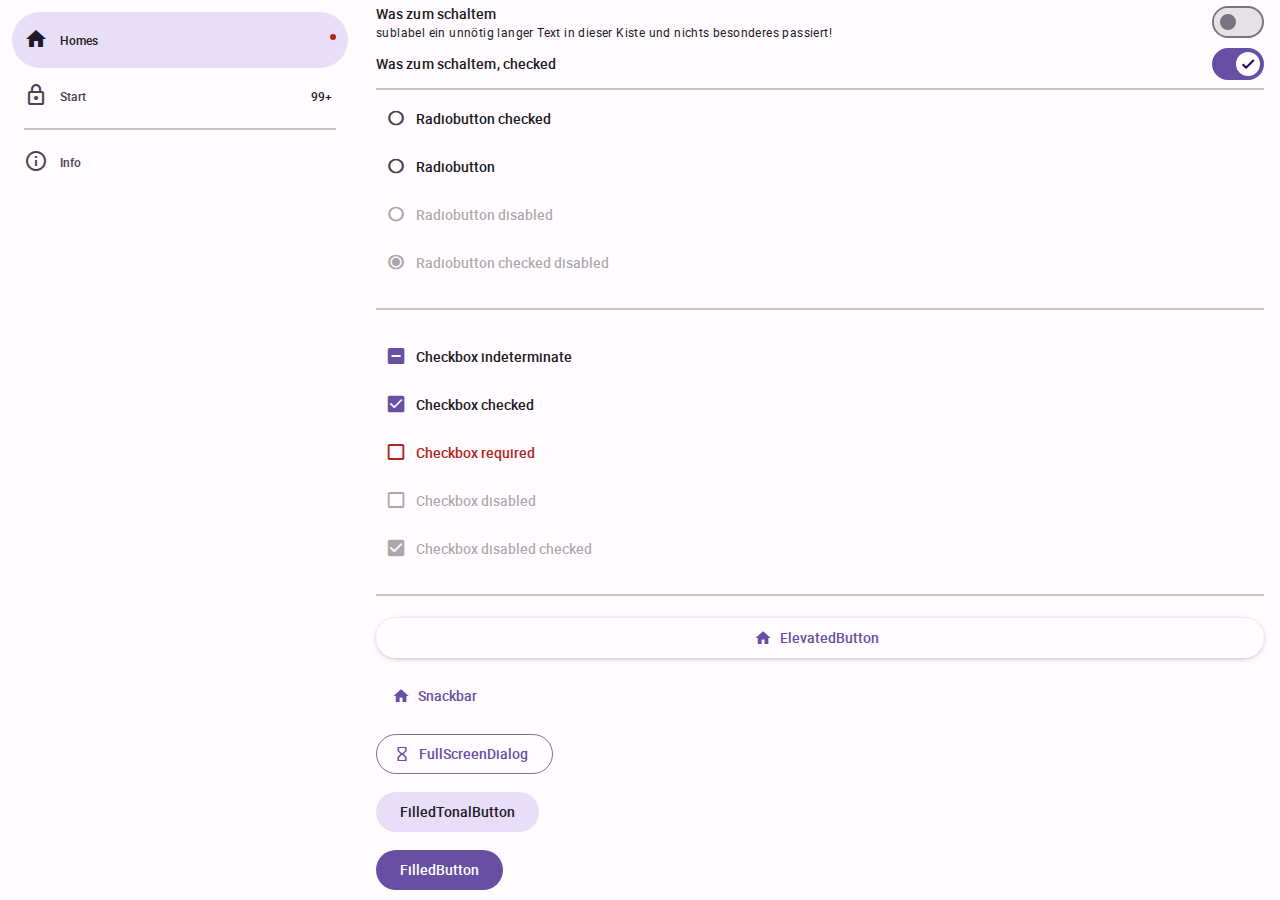
<file: index.html>
<!DOCTYPE html>
<html lang="de">

<head>
    <title>rohstoff</title>
    <meta charset="utf-8">
    <meta name="viewport" content="width=device-width, initial-scale=1">

    <link rel="stylesheet" href="/rohstoff/typescale.css" as="style" type="text/css">

    <link rel="preload" href="/fonts/materialiconsoutlined-regular-webfont.woff2" as="font" type="font/woff2"
        crossorigin>
    <link rel="preload" href="/fonts/materialicons-regular-webfont.woff2" as="font" type="font/woff2" crossorigin>
    <link rel="preload" href="/fonts/roboto-medium-webfont.woff2" as="font" type="font/woff2" crossorigin>
    <link rel="preload" href="/fonts/roboto-regular-webfont.woff2" as="font" type="font/woff2" crossorigin>

    <style>
        @font-face {
            font-family: "Icons";
            font-style: normal;
            font-weight: 400;
            src: url("/fonts/materialicons-regular-webfont.woff2") format('woff2');
            font-display: swap;
        }

        @font-face {
            font-family: "Icons-Outlined";
            font-style: normal;
            font-weight: 400;
            src: url("/fonts/materialiconsoutlined-regular-webfont.woff2") format('woff2');
            font-display: swap;
        }

@font-face {
    font-family: "Regular";
    font-style: normal;
    font-weight: 400;
    src: url("/fonts/roboto-regular-webfont.woff2") format('woff2');
    font-display: swap;
}

@font-face {
    font-family: "Medium";
    font-style: normal;
    font-weight: 500;
    src: url("/fonts/roboto-medium-webfont.woff2") format('woff2');
    font-display: swap;
}

/*  */

        :root {
            --typeface-brand: Roboto;
            --typeface-plain: Roboto;


            --typescale-label-large: 500 14rem/20rem var(--typeface-plain);
            --typescale-label-large: 500 12rem/16rem var(--typeface-plain);
            --typescale-label-large: 500 11rem/16rem var(--typeface-plain);

            --typescale-body-large: 400 16rem/24rem var(--typeface-plain);
            --typescale-body-medium: 400 14rem/20rem var(--typeface-plain);
            --typescale-body-small: 400 12rem/16rem var(--typeface-plain);
        }
        #testid {
            background-color: #fff;
        }
    </style>

    <script>
        // example:
        var mediaQueryExpanded = "(min-width: 1240px)"
        var breakpoints = {
            compact: 550,
            expanded: 1300
        }
        var i18n = {
            close: 'schliessen'
        }
    </script>
    <script type="module">
        import { App, Element } from '/rohstoff/application.mjs'
        import { BasicDialog } from '/rohstoff/containment/BasicDialog.mjs'
        import { FullScreenDialog } from '/rohstoff/containment/FullScreenDialog.mjs'

        import { Divider } from '/rohstoff/divider.mjs'
        import { LinearProgressIndicator } from '/rohstoff/communication/LinearProgressIndicator.mjs'
        import { Snackbar } from '/rohstoff/communication/Snackbar.mjs'
        import { Row } from '/rohstoff/layouts/row.mjs'
        import { Column } from '/rohstoff/layouts/column.mjs'
        import { NavigationBar, NavigationItem, NavigationDivider } from '/rohstoff/navigation/navigationbar.mjs'
        import {
            TextButton,
            OutlinedButton,
            FilledTonalButton,
            FilledButton,
            ElevatedButton
        } from '/rohstoff/actions/CommonButtons.mjs';
        import {
            SegmentedButton,
            ButtonSegment
        } from '/rohstoff/actions/SegmentedButtons.mjs';
        import {
            OutlinedIconButton,
            ToggleOutlinedIconButton,
            FilledTonalIconButton,
            ToggleFilledTonalIconButton,
            FilledIconButton,
            ToggleFilledIconButton,
            IconButton,
            ToggleIconButton
        } from '/rohstoff/actions/IconButtons.mjs';
        import { Checkbox } from '/rohstoff/selection/Checkbox.mjs';
        import { Radiobutton } from '/rohstoff/selection/Radiobutton.mjs';
        import { Switch } from '/rohstoff/selection/Switch.mjs';

        const fsd = new FullScreenDialog({
            title: "Headline",
            child: new Column({
                gap: 8,
                children: [
                    new Switch({
                        iconChecked: "\ue876",
                        label: "Was zum schaltem",
                        sublabel: "sublabel ein unnötig langer Text in dieser Kiste und nichts besonderes passiert!",
                    }),
                    new FilledButton({
                        label: "test"
                    }),
                    new FilledButton({
                        label: "test"
                    }),
                    new FilledButton({
                        label: "test"
                    }),
                    new FilledButton({
                        label: "test"
                    }),
                    new FilledButton({
                        label: "test"
                    }),
                    new FilledButton({
                        label: "test"
                    }),
                    new FilledButton({
                        label: "test"
                    }),
                    new FilledButton({
                        label: "test"
                    }),
                    new FilledButton({
                        label: "test"
                    }),
                    new FilledButton({
                        label: "test"
                    }),
                    new FilledButton({
                        label: "test"
                    }),
                ]
            }),
            id: "testid"
        })

        const sbar = new Snackbar({
            text: "Ich bin die Snackbar. Ich bin die Snackbar. Ich bin die Snackbar.",
            action: "los gehts"
        })

        const xxx =
            new NavigationItem({
                label: "Home",
                icon: "\ue88a",
                checked: true
            });

        const pb = new LinearProgressIndicator({ value: .6 })
        const d = new BasicDialog({
            title: "Titel",
            icon: "\ue88a",//String.fromCodePoint("0xe144"),
            buttonConfirm: new TextButton({ label: 'new', onclick: (e) => { d.hide() } }),
            buttonDismiss: new TextButton({ label: 'cancel', onclick: (e) => { pb.visible = false }, disabled: false }),
            onbeforeshow: (e) => { pb.visible = true; pb.value = .1; console.log(e) },
            child: new Divider()//pb
        })

        const b = new ElevatedButton({
            label: "ElevatedButton",
            responsive: true,
            icon: "\ue88a",
            onclick: (e) => {
                d.show()
            }
        })

        const cbindeterminate =
            new Checkbox({
                label: 'Checkbox indeterminate',
                indeterminate: true,
                onclick: function (e) {
                    console.log(this.checked)
                }
            })



        const app = new App({
            child: new Column({
                paddingLeft: 16,
                paddingRight: 16,
                gap: 18,
                align: { /* verticaly: 'center',  horizontaly: 'center' */ },
                children: [
                    new Column({
                        children: [
                            new Switch({
                                iconChecked: "\ue876",
                                label: "Was zum schaltem",
                                sublabel: "sublabel ein unnötig langer Text in dieser Kiste und nichts besonderes passiert!",
                            }),
                            new Switch({
                                iconChecked: "\ue876",
                                label: "Was zum schaltem, checked",
                                checked: true,
                                //sublabel: "sublabel ein unnötig langer Text in dieser Kiste und nichts besonderes passiert!",
                                onclick: function (e) {
                                    this.sublabel = this.node.firstElementChild.checked
                                }
                            }),
                            new Divider(),
                            new Radiobutton({
                                label: 'Radiobutton checked',
                                group: 'a',
                                checked: true
                            }),
                            new Radiobutton({
                                label: 'Radiobutton',
                                group: 'a'
                            }),
                            new Radiobutton({
                                label: 'Radiobutton disabled',
                                disabled: true,
                                group: 'a'
                            }),
                            new Radiobutton({
                                label: 'Radiobutton checked disabled',
                                disabled: true,
                                group: 'a',
                                checked: true
                            })
                        ]
                    }),
                    new Divider(),
                    new Column({
                        children: [
                            cbindeterminate,
                            new Checkbox({
                                label: 'Checkbox checked',
                                checked: true
                            }),
                            new Checkbox({
                                label: 'Checkbox required',
                                required: true,
                                onclick: function (e) {
                                    console.log(this.valueMissing)
                                }
                            }),
                            new Checkbox({
                                label: 'Checkbox disabled',
                                disabled: true,
                            }),
                            new Checkbox({
                                label: 'Checkbox disabled checked',
                                disabled: true,
                                checked: true
                            })
                        ]
                    }),
                    new Divider(),
                    b,
                    new TextButton({
                        icon: "\ue88a",
                        label: "Snackbar",
                        onclick: (e) => {
                            sbar.show(8000)
                        }
                    }),
                    new OutlinedButton({
                        icon: "\ue88b",
                        label: "FullScreenDialog",
                        onclick: (e) => {
                            fsd.show()
                        }
                    }),
                    new FilledTonalButton({
                        label: "FilledTonalButton"
                    }),
                    new FilledButton({
                        label: "FilledButton",
                        onclick: (e) => {
                            document.body.requestFullscreen()
                        }
                    }),
                    new Divider(),
                    new SegmentedButton({
                        multiSelection: false,
                        iconsOnly: false,
                        segments: [
                            new ButtonSegment({
                                icon: "\ue88a",
                                label: '€',
                                id: 's1'
                            }),
                            new ButtonSegment({
                                onclick: (e) => { console.log(e.target) },
                                icon: "\ue88b",
                                label: 'bbbbbb',
                                id: 's2'
                            }),
                            new ButtonSegment({
                                icon: "\ue88d",
                                label: 'cc',
                                disabled: true,
                                id: 's3'
                            })
                        ],
                        description: 'a filter',
                    }),
                    new SegmentedButton({
                        multiSelection: true,
                        iconsOnly: false,
                        segments: [
                            new ButtonSegment({
                                /* icon: "\ue88a", */
                                label: '€',
                                id: 's11'
                            }),
                            new ButtonSegment({
                                onclick: (e) => { console.log(this) },
                                /* icon: "\ue88b", */
                                label: '€€@@@',
                                id: 's21'
                            }),
                            new ButtonSegment({
                                /* icon: "\ue88d", */
                                label: '€€€',
                                disabled: false,
                                id: 's31'
                            })
                        ],
                        description: 'a filter',
                    }),
                    new SegmentedButton({
                        multiSelection: true,
                        iconsOnly: true,
                        segments: [
                            new ButtonSegment({
                                icon: "\ue88a",
                                label: '€',
                                id: 's12'
                            }),
                            new ButtonSegment({
                                onclick: (e) => { console.log(this) },
                                icon: "\ue88b",
                                label: '€€€€',
                                id: 's22'
                            }),
                            new ButtonSegment({
                                icon: "\ue88d",
                                label: '€€€',
                                disabled: true,
                                id: 's32'
                            })
                        ],
                        description: 'a filter',
                    }),
                    new Divider(),
                    new Row({
                        gap: 8,
                        children: [
                            new IconButton({
                                label: "IconButton",
                                icon: "\ue88d",
                                disabled: false
                            }),
                            new IconButton({
                                label: "IconButton",
                                icon: "\ue88d",
                                disabled: true
                            }),
                            new ToggleIconButton({
                                label: "ToggleIconButton",
                                icon: "\ue88d",
                                disabled: false
                            }),
                            new ToggleIconButton({
                                label: "ToggleIconButton",
                                icon: "\ue88d",
                                disabled: true
                            }),
                            new ToggleIconButton({
                                label: "ToggleIconButton",
                                icon: "\ue88d",
                                disabled: true,
                                checked: true
                            })
                        ]
                    }),
                    new Row({
                        gap: 8,
                        children: [
                            new OutlinedIconButton({
                                label: "OutlinedIconButton",
                                icon: "\ue88d",
                                disabled: false
                            }),
                            new OutlinedIconButton({
                                label: "OutlinedIconButton",
                                icon: "\ue88d",
                                disabled: true
                            }),
                            new ToggleOutlinedIconButton({
                                label: "ToggleOutlinedIconButton",
                                icon: "\ue88d",
                                disabled: false
                            }),
                            new ToggleOutlinedIconButton({
                                label: "ToggleOutlinedIconButton",
                                icon: "\ue88d",
                                disabled: true
                            }),
                            new ToggleOutlinedIconButton({
                                label: "ToggleOutlinedIconButton",
                                icon: "\ue88d",
                                disabled: true,
                                checked: true
                            }),
                        ]
                    }),
                    new Row({
                        gap: 8,
                        children: [
                            new FilledTonalIconButton({
                                label: "FilledTonalIconButton",
                                icon: "\ue88d"
                            }),
                            new FilledTonalIconButton({
                                label: "FilledTonalIconButton",
                                icon: "\ue88d",
                                disabled: true
                            }),
                            new ToggleFilledTonalIconButton({
                                label: "ToggleFilledTonalIconButton",
                                icon: "\ue88d"
                            }),
                            new ToggleFilledTonalIconButton({
                                label: "ToggleFilledTonalIconButton",
                                icon: "\ue88d",
                                disabled: true
                            }),
                            new ToggleFilledTonalIconButton({
                                label: "ToggleFilledTonalIconButton",
                                icon: "\ue88d",
                                disabled: true,
                                checked: true
                            }),
                        ]
                    }),
                    new Row({
                        gap: 8,
                        children: [
                            new FilledIconButton({
                                label: "FilledIconButton",
                                icon: "\ue88d"
                            }),
                            new FilledIconButton({
                                label: "FilledIconButton",
                                icon: "\ue88d",
                                disabled: true,
                            }),
                            new ToggleFilledIconButton({
                                label: "ToggleFilledIconButton",
                                icon: "\ue88d",
                            }),
                            new ToggleFilledIconButton({
                                label: "ToggleFilledIconButton",
                                icon: "\ue88d",
                                disabled: true,
                            }),
                            new ToggleFilledIconButton({
                                label: "ToggleFilledIconButton",
                                icon: "\ue88d",
                                disabled: true,
                                checked: true
                            }),
                        ]
                    }),
                ]
            })
        })

        const navitem1 =
            new NavigationItem({
                label: "Homes",
                icon: "\ue88a",
                checked: true,
                badge: true,
                //onclick: (e)=>{navitem1.badge=false;navbar.withMenu=false}
            })

        const navbar = new NavigationBar({
            onclick: (e) => true,
            withMenu: true,
            items: [
                navitem1,
                new NavigationItem({
                    label: "Start",
                    icon: "\ue88d",
                    badge: '99+'
                }),
                new NavigationDivider(),
                new NavigationItem({
                    label: "Info",
                    icon: "\ue88e"
                }),
            ]
        });
    </script>
</head>

</html>
</file>
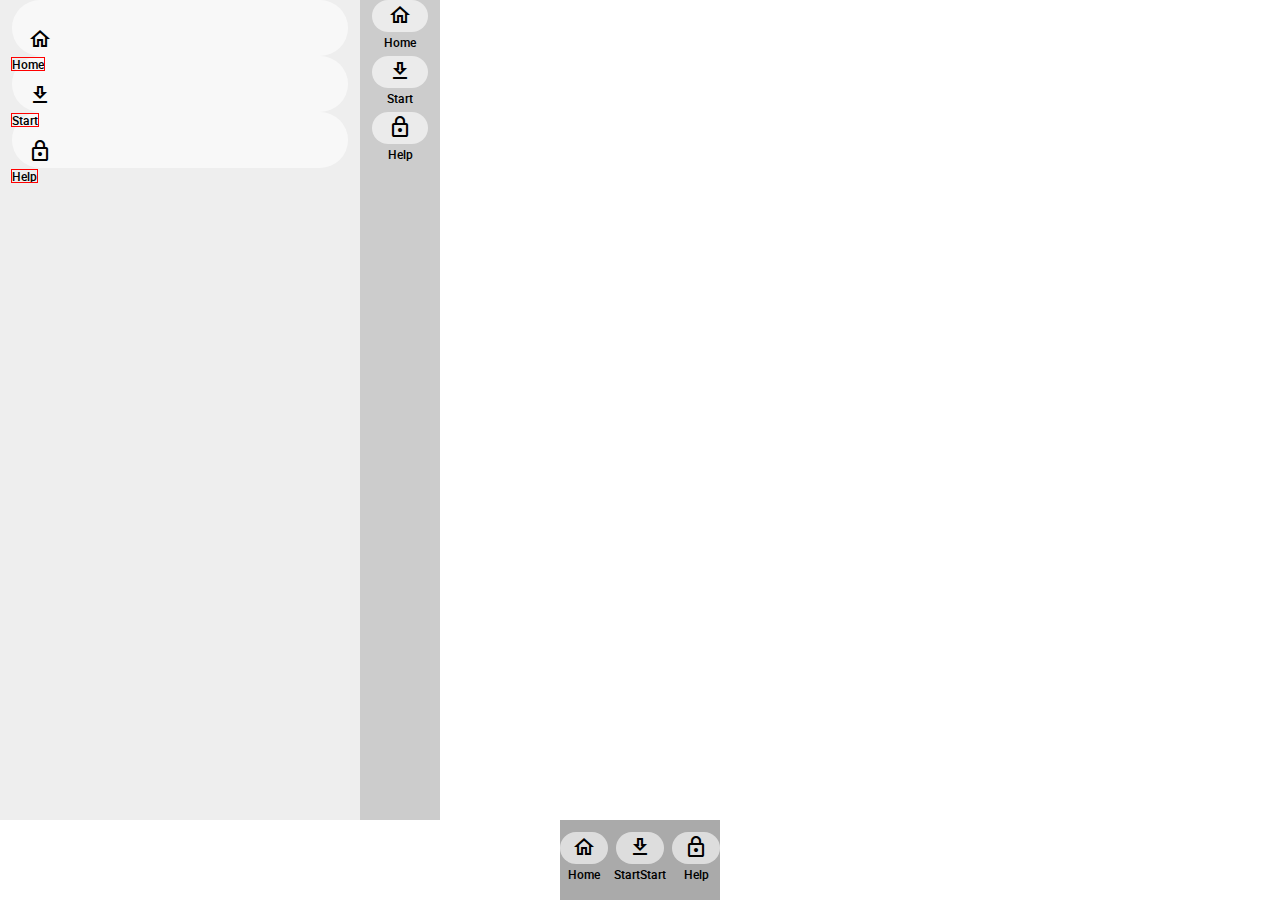
<file: test (Kopie).html>
<!DOCTYPE html>
<html lang="de">

<head>
    <title>rohstoff</title>
    <meta charset="utf-8">
    <meta name="viewport" content="width=device-width, initial-scale=1">
    <style>
        @font-face {
            font-family: "Icons";
            font-style: normal;
            font-weight: 400;
            src: url("/fonts/materialicons-regular-webfont.woff2") format('woff2');
            font-display: swap;
        }

        @font-face {
            font-family: "Icons-Outlined";
            font-style: normal;
            font-weight: 400;
            src: url("/fonts/materialiconsoutlined-regular-webfont.woff2") format('woff2');
            font-display: swap;
        }

        @font-face {
            font-family: "Regular";
            font-style: normal;
            font-weight: 400;
            src: local('sans-serif'), url("/fonts/roboto-regular-webfont.woff2") format('woff2');
            font-display: swap;
        }

        @font-face {
            font-family: "Medium";
            font-style: normal;
            font-weight: 400;
            src: local('sans-serif'), url("/fonts/roboto-medium-webfont.woff2") format('woff2');
            font-display: swap;
        }
    </style>
    <style>
        *,
        *::before,
        *::after {
            margin: 0;
            box-sizing: border-box;
            user-select: none;
        }

        body,
        html {
            width: 100vw;
            height: 100%;
            display: flex;
            flex-direction: column;
        }

        main {
            display: flex;
            flex: 1;
        }

        nav#a {
            width: 360px;
            height: 100%;
            background-color: #eee;
            padding: 0 12px;
        }

        nav#b {
            width: 80px;
            height: 100%;
            gap: 12px;
            background-color: #ccc;
            padding: 0 12px;
        }

        nav#c {
            margin: auto;
            height: 80px;
            background-color: #aaa;
            display: grid;
            grid-auto-flow: column;
            grid-auto-columns: 1fr;
            gap: 8px;
            max-width: fit-content;
            padding: 12px 0 16px 0;
        }

        label.navigation {
            position: relative;
            display: flex;
            flex-direction: column;
            align-items: center;
        }

        label.navigation input {
            appearance: none;
            width: 0%;
        }

        label.navigation input::before {
            content: "";
            display: block;
            position: absolute;
            /* margin: 6px auto 4px auto; */
            left: 0;
            width: 100%;
            height: 32px;
            background-color: #ffffff99;
            border-radius: 16px;
        }

        label.navigation input::after {
            content: attr(data-icon);
            display: block;
            position: absolute;
            top: 0;
            left: calc(50% - 12px);
            font-family: Icons-Outlined;
            font-weight: 500;
            font-size: 24px;
            line-height: 1.3;
        }

        label.navigation span {
            position: absolute;
            top: 36px;
            font-family: Medium;
            font-weight: 500;
            font-size: 12px;
            line-height: 1;
        }

        /* DRAWER */
        nav#a label.navigation {
            flex-direction: row;
            height: 56px;
        }

        nav#a label.navigation input::before {
            position: absolute;
            top: 0;
            height: 56px;
            border-radius: 28px;
            margin: 0;
            width: 100%;
        }

        nav#a label.navigation input::after {
            display: inline-block;
            position: relative;
            top: 12px;
            left: 16px;
        }

        nav#a label.navigation span {
            display: inline-block;
            position: relative;
            z-index: 100;
            outline: 1px solid red;;
        }

        /* RAIL */
        nav#b label.navigation {
            height: 56px;
        }

        nav#b label.navigation input::after {
            top: 0px;
        }

        /* BAR */
        nav#c label.navigation {
            min-width: 48px;
        }

        nav#c label.navigation input::before {
            margin: 0 0 4px 0;
        }
    </style>
</head>

<body>
    <main>
        <nav id="a">
            <label class="navigation">
                <input type="radio" name="navigation" data-icon="&#xe88a;" value="1" checked>
                <span>Home</span>
            </label>
            <label class="navigation">
                <input type="radio" name="navigation" data-icon="&#xe884;" value="2">
                <span>Start</span>
            </label>
            <label class="navigation">
                <input type="radio" name="navigation" data-icon="&#xe88d;" value="3">
                <span>Help</span>
            </label>
        </nav>
        <nav id="b">
            <label class="navigation">
                <input type="radio" name="navigation" data-icon="&#xe88a;" value="1" checked>
                <span>Home</span>
            </label>
            <label class="navigation">
                <input type="radio" name="navigation" data-icon="&#xe884;" value="2">
                <span>Start</span>
            </label>
            <label class="navigation">
                <input type="radio" name="navigation" data-icon="&#xe88d;" value="3">
                <span>Help</span>
            </label>
        </nav>
    </main>
    <nav id="c">
        <label class="navigation">
            <input type="radio" name="navigation" data-icon="&#xe88a;" value="1" checked>
            <span>Home</span>
        </label>
        <label class="navigation">
            <input type="radio" name="navigation" data-icon="&#xe884;" value="2">
            <span>StartStart</span>
        </label>
        <label class="navigation">
            <input type="radio" name="navigation" data-icon="&#xe88d;" value="3">
            <span>Help</span>
        </label>
    </nav>
</body>
</file>
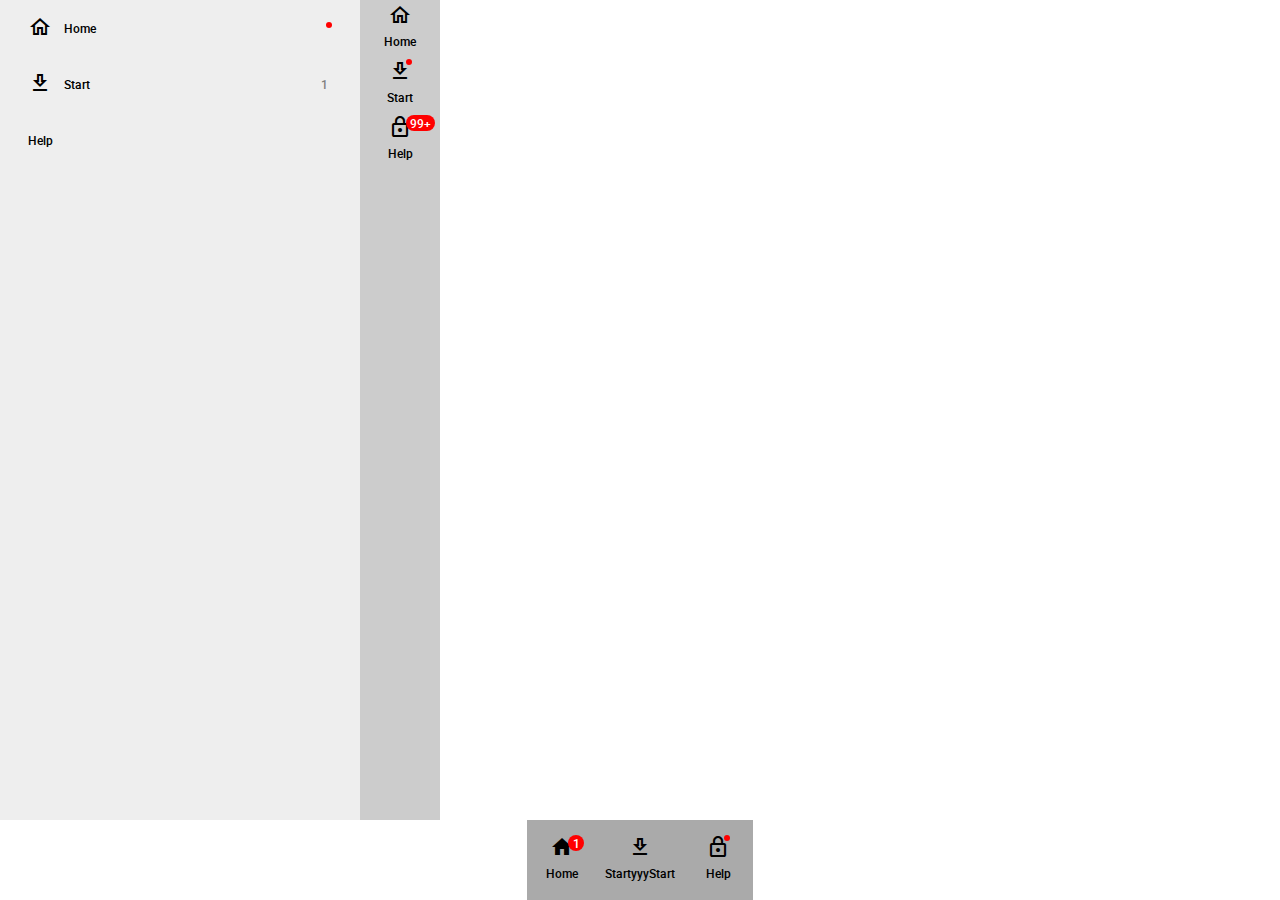
<file: test.html>
<!DOCTYPE html>
<html lang="de">

<head>
    <title>rohstoff</title>
    <meta charset="utf-8">
    <meta name="viewport" content="width=device-width, initial-scale=1">
    <style>
        @font-face {
            font-family: "Icons";
            font-style: normal;
            font-weight: 400;
            src: url("/fonts/materialicons-regular-webfont.woff2") format('woff2');
            font-display: swap;
        }

        @font-face {
            font-family: "Icons-Outlined";
            font-style: normal;
            font-weight: 400;
            src: url("/fonts/materialiconsoutlined-regular-webfont.woff2") format('woff2');
            font-display: swap;
        }

        @font-face {
            font-family: "Regular";
            font-style: normal;
            font-weight: 400;
            src: local('sans-serif'), url("/fonts/roboto-regular-webfont.woff2") format('woff2');
            font-display: swap;
        }

        @font-face {
            font-family: "Medium";
            font-style: normal;
            font-weight: 400;
            src: local('sans-serif'), url("/fonts/roboto-medium-webfont.woff2") format('woff2');
            font-display: swap;
        }
    </style>
    <style>
        *,
        *::before,
        *::after {
            margin: 0;
            box-sizing: border-box;
            user-select: none;
        }

        body,
        html {
            width: 100vw;
            height: 100%;
            display: flex;
            flex-direction: column;
        }

        main {
            display: flex;
            flex: 1;
        }

        nav#a {
            width: 360px;
            height: 100%;
            background-color: #eee;
            padding: 0 12px;

            display: grid;
            grid-auto-flow: row;
            grid-auto-rows: 56px;
        }

        nav#b {
            width: 80px;
            height: 100%;
            background-color: #ccc;
            padding: 0 12px;
            display: grid;
            grid-auto-flow: row;
            grid-auto-rows: 56px;
        }

        nav#c {
            margin: auto;
            height: 80px;
            background-color: #aaa;
            display: grid;
            grid-auto-flow: column;
            grid-auto-columns: 1fr;
            gap: 8px;
            max-width: fit-content;
            padding: 12px 0 16px 0;
        }

        label.navigation {
            position: relative;
            display: flex;
            align-items: center;
            font-family: Medium;
            font-weight: 500;
            font-size: 12px;
            line-height: 1;
        }

        nav#a label.navigation {
            padding: 0 16px;
        }

        nav#c label.navigation {
            min-width: 64px;
        }

        label.navigation span {
            pointer-events: none;
            position: relative;
            flex: 1;
        }

        label.navigation span[data-badge]::after {
            content: "";
            position: absolute;
            width: 6px;
            height: 6px;
            border-radius: 3px;
            background-color: red;
        }

        nav#a label.navigation span[data-badge]::after {
            right: 0;
            top: 0;
        }

        nav#b label.navigation span[data-badge]::after,
        nav#c label.navigation span[data-badge]::after {
            left: calc(50% + 6px);
            top: -32px;
        }

        label.navigation span[data-badge-large]::after {
            content: attr(data-badge-large);
            position: absolute;
            display: flex;
            justify-content: center;
            align-items: center;
            min-width: 16px;
            height: 16px;
            border-radius: 8px;
            color: white;
            background-color: red;
            padding: 0 4px;
        }

        nav#a label.navigation span[data-badge-large]::after {
            color: gray;
            background-color: transparent;
            right: 0;
            top: -2px;
        }

        nav#b label.navigation span[data-badge-large]::after,
        nav#c label.navigation span[data-badge-large]::after {
            left: calc(50% + 6px);
            top: -32px;
        }

        nav#b label.navigation span,
        nav#c label.navigation span {
            margin-top: 4px;
        }

        label.navigation input {
            appearance: none;
        }

        label.navigation input::before {
            content: "";
            border-radius: 16px;
            position: absolute;
            top: 0;
            left: 0;
        }

        nav#c label.navigation input::before {
            left: calc(50% - 32px);
        }

        label.navigation input:hover::before {
            background-color: yellow;
        }

        nav#a label.navigation input::before {
            width: 336px;
            max-width: 100%;
            height: 56px;
            border-radius: 28px;
        }

        nav#b label.navigation input::before {
            width: 56px;
            height: 32px;
        }

        nav#c label.navigation input::before {
            width: 64px;
            height: 32px;
        }

        label.navigation input::after {
            content: attr(data-icon);
            font-family: Icons-Outlined;
            font-weight: 500;
            font-size: 24px;
            line-height: 1.3;
            position: relative;
        }

        nav#a label.navigation input[data-icon]::after {
            display: inline-block;
            width: 36px;
        }

        label.navigation input:checked::after {
            font-family: Icons;
        }

        nav#b label.navigation {
            flex-direction: column;
        }

        nav#c label.navigation {
            flex-direction: column;
        }
    </style>
</head>

<body>
    <main>
        <nav id="a">
            <label class="navigation">
                <input type="radio" name="navigation" data-icon="&#xe88a;" value="1" checked>
                <span data-badge="true">Home</span>
            </label>
            <label class="navigation" data-icon="&#xe884;">
                <input type="radio" name="navigation" data-icon="&#xe884;" value="2">
                <span data-badge-large="1">Start</span>
            </label>
            <label class="navigation" data-icons="&#xe88d;">
                <input type="radio" name="navigation" data-icons="&#xe88d;" value="3">
                <span data-icons="&#xe88d;">Help</span>
            </label>
        </nav>
        <nav id="b">
            <label class="navigation" data-icon="&#xe88a;">
                <input type="radio" name="navigation" data-icon="&#xe88a;" value="1" checked>
                <span data-icon="&#xe88a;">Home</span>
            </label>
            <label class="navigation" data-icon="&#xe884;">
                <input type="radio" name="navigation" data-icon="&#xe884;" value="2">
                <span data-badge="true">Start</span>
            </label>
            <label class="navigation" data-icon="&#xe88d;">
                <input type="radio" name="navigation" data-icon="&#xe88d;" value="3">
                <span data-badge-large="99+">Help</span>
            </label>
        </nav>
    </main>
    <nav id="c">
        <label class="navigation" data-icon="&#xe88a;">
            <input type="radio" name="navigation" data-icon="&#xe88a;" value="1" checked>
            <span data-badge-large="1">Home</span>
        </label>
        <label class="navigation" data-icon="&#xe884;">
            <input type="radio" name="navigation" data-icon="&#xe884;" value="2">
            <span data-icon="&#xe884;">StartyyyStart</span>
        </label>
        <label class="navigation" data-icon="&#xe88d;">
            <input type="radio" name="navigation" data-icon="&#xe88d;" value="3">
            <span data-badge="true">Help</span>
        </label>
    </nav>
</body>
</file>
<file: rohstoff/typescale.css>
@font-face {
    font-family: "Roboto";
    font-style: normal;
    font-weight: 400;
    src: url("/fonts/roboto-regular-webfont.woff2") format('woff2');
    font-display: swap;
}

@font-face {
    font-family: "Roboto";
    font-style: normal;
    font-weight: 500;
    src: url("/fonts/roboto-medium-webfont.woff2") format('woff2');
    font-display: swap;
}

.typeface-brand {
    font-family: Roboto;
}

.typeface-plain {
    font-family: Roboto;
}

.typescale-display-large {
    font-weight: 400;
    font-size: 57rem;
    line-height: 64rem;
    letter-spacing: -0.25rem;
}

.typescale-display-medium {
    font-weight: 400;
    font-size: 45rem;
    line-height: 52rem;
    letter-spacing: 0;
}

.typescale-display-small {
    font-weight: 400;
    font-size: 36rem;
    line-height: 44rem;
    letter-spacing: 0;
}

.typescale-headline-large {
    font-weight: 400;
    font-size: 32rem;
    line-height: 40rem;
    letter-spacing: 0;
}

.typescale-headline-medium {
    font-weight: 400;
    font-size: 28rem;
    line-height: 36rem;
    letter-spacing: 0;
}

.typescale-headline-small {
    font-weight: 400;
    font-size: 24rem;
    line-height: 32rem;
    letter-spacing: 0;
}

.typescale-title-large {
    font-weight: 400;
    font-size: 22rem;
    line-height: 28rem;
    letter-spacing: 0;
}

.typescale-title-medium {
    font-weight: 500;
    font-size: 16rem;
    line-height: 24rem;
    letter-spacing: .15rem;
}

.typescale-title-small {
    font-weight: 500;
    font-size: 14rem;
    line-height: 20rem;
    letter-spacing: .1;
}

.typescale-label-large {
    font-weight: 500;
    font-size: 14rem;
    line-height: 20rem;
    letter-spacing: .1rem;
}

.typescale-label-medium {
    font-weight: 500;
    font-size: 12rem;
    line-height: 16rem;
    letter-spacing: .5rem;
}

.typescale-label-small {
    font-weight: 500;
    font-size: 11rem;
    line-height: 16rem;
    letter-spacing: .5rem;
}

.typescale-body-large {
    font-weight: 400;
    font-size: 16rem;
    line-height: 24rem;
    letter-spacing: .5rem;
}

.typescale-body-medium {
    font-weight: 400;
    font-size: 14rem;
    line-height: 20rem;
    letter-spacing: .25rem;
}

.typescale-body-small {
    font-weight: 400;
    font-size: 12rem;
    line-height: 16rem;
    letter-spacing: .4rem;
}
</file>
